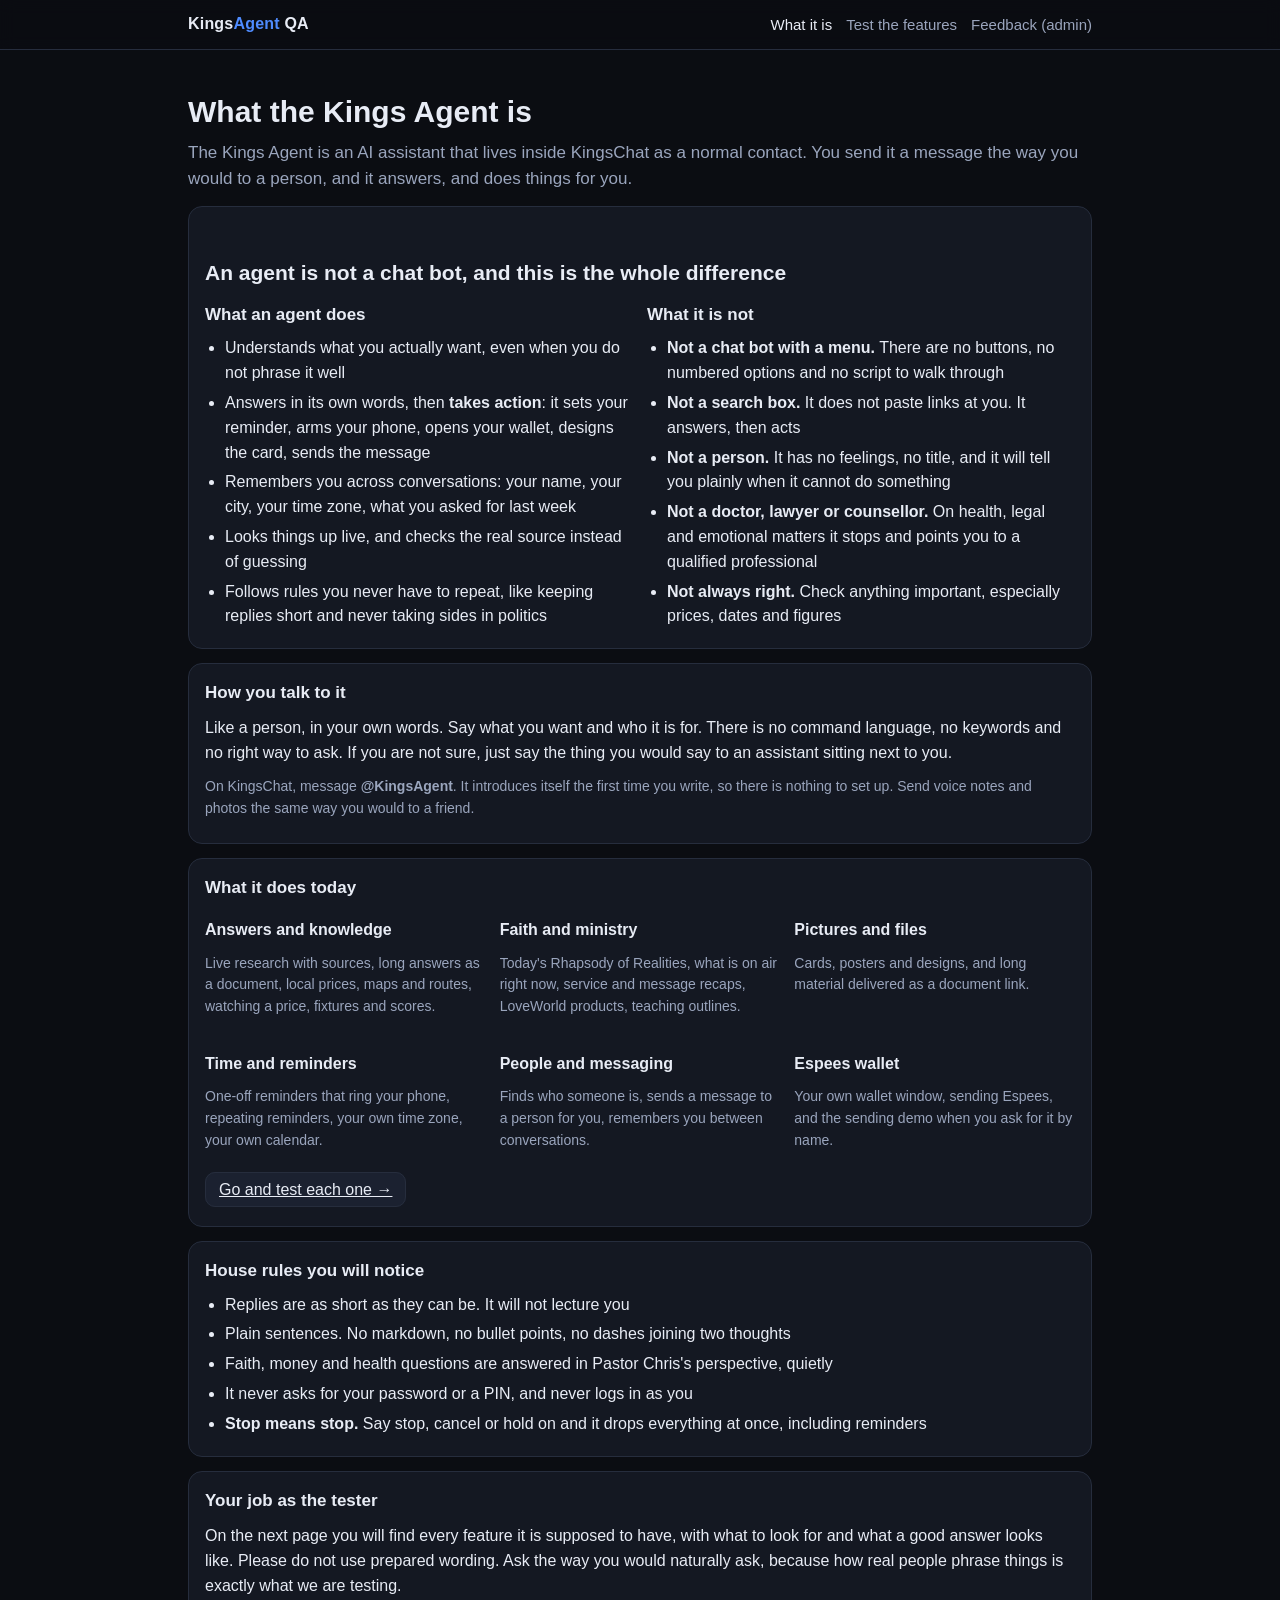
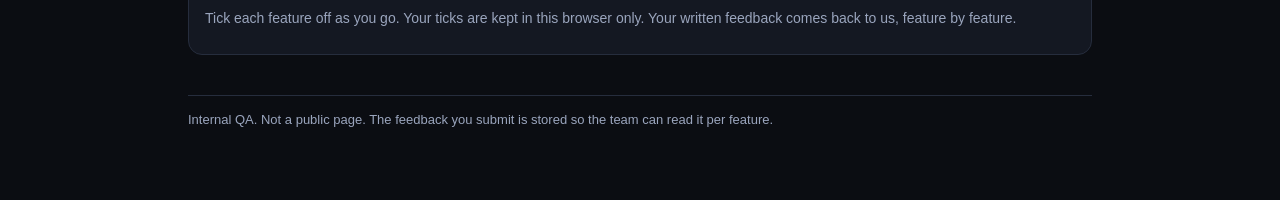
<file: index.html>
<!DOCTYPE html>
<html lang="en">
<head>
<meta charset="utf-8">
<meta name="viewport" content="width=device-width, initial-scale=1">
<title>Kings Agent - what it is</title>
<link rel="stylesheet" href="assets/style.css">
</head>
<body>
<header class="top">
  <div class="inner">
    <div class="brand">Kings<span>Agent</span> QA</div>
    <nav>
      <a href="index.html" class="active">What it is</a>
      <a href="qa.html">Test the features</a>
      <a href="admin.html">Feedback (admin)</a>
    </nav>
  </div>
</header>

<div class="wrap">
  <h1>What the Kings Agent is</h1>
  <p class="lede">
    The Kings Agent is an AI assistant that lives inside KingsChat as a normal contact. You send it a
    message the way you would to a person, and it answers, and does things for you.
  </p>

  <div class="card">
    <h2>An agent is not a chat bot, and this is the whole difference</h2>
    <div class="two">
      <div>
        <h3>What an agent does</h3>
        <ul class="tight">
          <li>Understands what you actually want, even when you do not phrase it well</li>
          <li>Answers in its own words, then <b>takes action</b>: it sets your reminder, arms your phone, opens your wallet, designs the card, sends the message</li>
          <li>Remembers you across conversations: your name, your city, your time zone, what you asked for last week</li>
          <li>Looks things up live, and checks the real source instead of guessing</li>
          <li>Follows rules you never have to repeat, like keeping replies short and never taking sides in politics</li>
        </ul>
      </div>
      <div>
        <h3>What it is not</h3>
        <ul class="tight">
          <li><b>Not a chat bot with a menu.</b> There are no buttons, no numbered options and no script to walk through</li>
          <li><b>Not a search box.</b> It does not paste links at you. It answers, then acts</li>
          <li><b>Not a person.</b> It has no feelings, no title, and it will tell you plainly when it cannot do something</li>
          <li><b>Not a doctor, lawyer or counsellor.</b> On health, legal and emotional matters it stops and points you to a qualified professional</li>
          <li><b>Not always right.</b> Check anything important, especially prices, dates and figures</li>
        </ul>
      </div>
    </div>
  </div>

  <div class="card">
    <h3>How you talk to it</h3>
    <p>
      Like a person, in your own words. Say what you want and who it is for. There is no command
      language, no keywords and no right way to ask. If you are not sure, just say the thing
      you would say to an assistant sitting next to you.
    </p>
    <p class="small">
      On KingsChat, message <b>@KingsAgent</b>. It introduces itself the first time you write, so
      there is nothing to set up. Send voice notes and photos the same way you would to a friend.
    </p>
  </div>

  <div class="card">
    <h3>What it does today</h3>
    <div class="grid">
      <div>
        <p><b>Answers and knowledge</b></p>
        <p class="small">Live research with sources, long answers as a document, local prices, maps and routes, watching a price, fixtures and scores.</p>
      </div>
      <div>
        <p><b>Faith and ministry</b></p>
        <p class="small">Today's Rhapsody of Realities, what is on air right now, service and message recaps, LoveWorld products, teaching outlines.</p>
      </div>
      <div>
        <p><b>Pictures and files</b></p>
        <p class="small">Cards, posters and designs, and long material delivered as a document link.</p>
      </div>
      <div>
        <p><b>Time and reminders</b></p>
        <p class="small">One-off reminders that ring your phone, repeating reminders, your own time zone, your own calendar.</p>
      </div>
      <div>
        <p><b>People and messaging</b></p>
        <p class="small">Finds who someone is, sends a message to a person for you, remembers you between conversations.</p>
      </div>
      <div>
        <p><b>Espees wallet</b></p>
        <p class="small">Your own wallet window, sending Espees, and the sending demo when you ask for it by name.</p>
      </div>
    </div>
    <p style="margin-top:16px">
      <a class="btn" href="qa.html">Go and test each one &rarr;</a>
    </p>
  </div>

  <div class="card">
    <h3>House rules you will notice</h3>
    <ul class="tight">
      <li>Replies are as short as they can be. It will not lecture you</li>
      <li>Plain sentences. No markdown, no bullet points, no dashes joining two thoughts</li>
      <li>Faith, money and health questions are answered in Pastor Chris's perspective, quietly</li>
      <li>It never asks for your password or a PIN, and never logs in as you</li>
      <li><b>Stop means stop.</b> Say stop, cancel or hold on and it drops everything at once, including reminders</li>
    </ul>
  </div>

  <div class="card">
    <h3>Your job as the tester</h3>
    <p>
      On the next page you will find every feature it is supposed to have, with what to look for and
      what a good answer looks like. Please do not use prepared wording. Ask the way you would
      naturally ask, because how real people phrase things is exactly what we are testing.
    </p>
    <p class="small">Tick each feature off as you go. Your ticks are kept in this browser only. Your written feedback comes back to us, feature by feature.</p>
  </div>

  <footer>
    Internal QA. Not a public page. The feedback you submit is stored so the team can read it per feature.
  </footer>
</div>
</body>
</html>
</file>
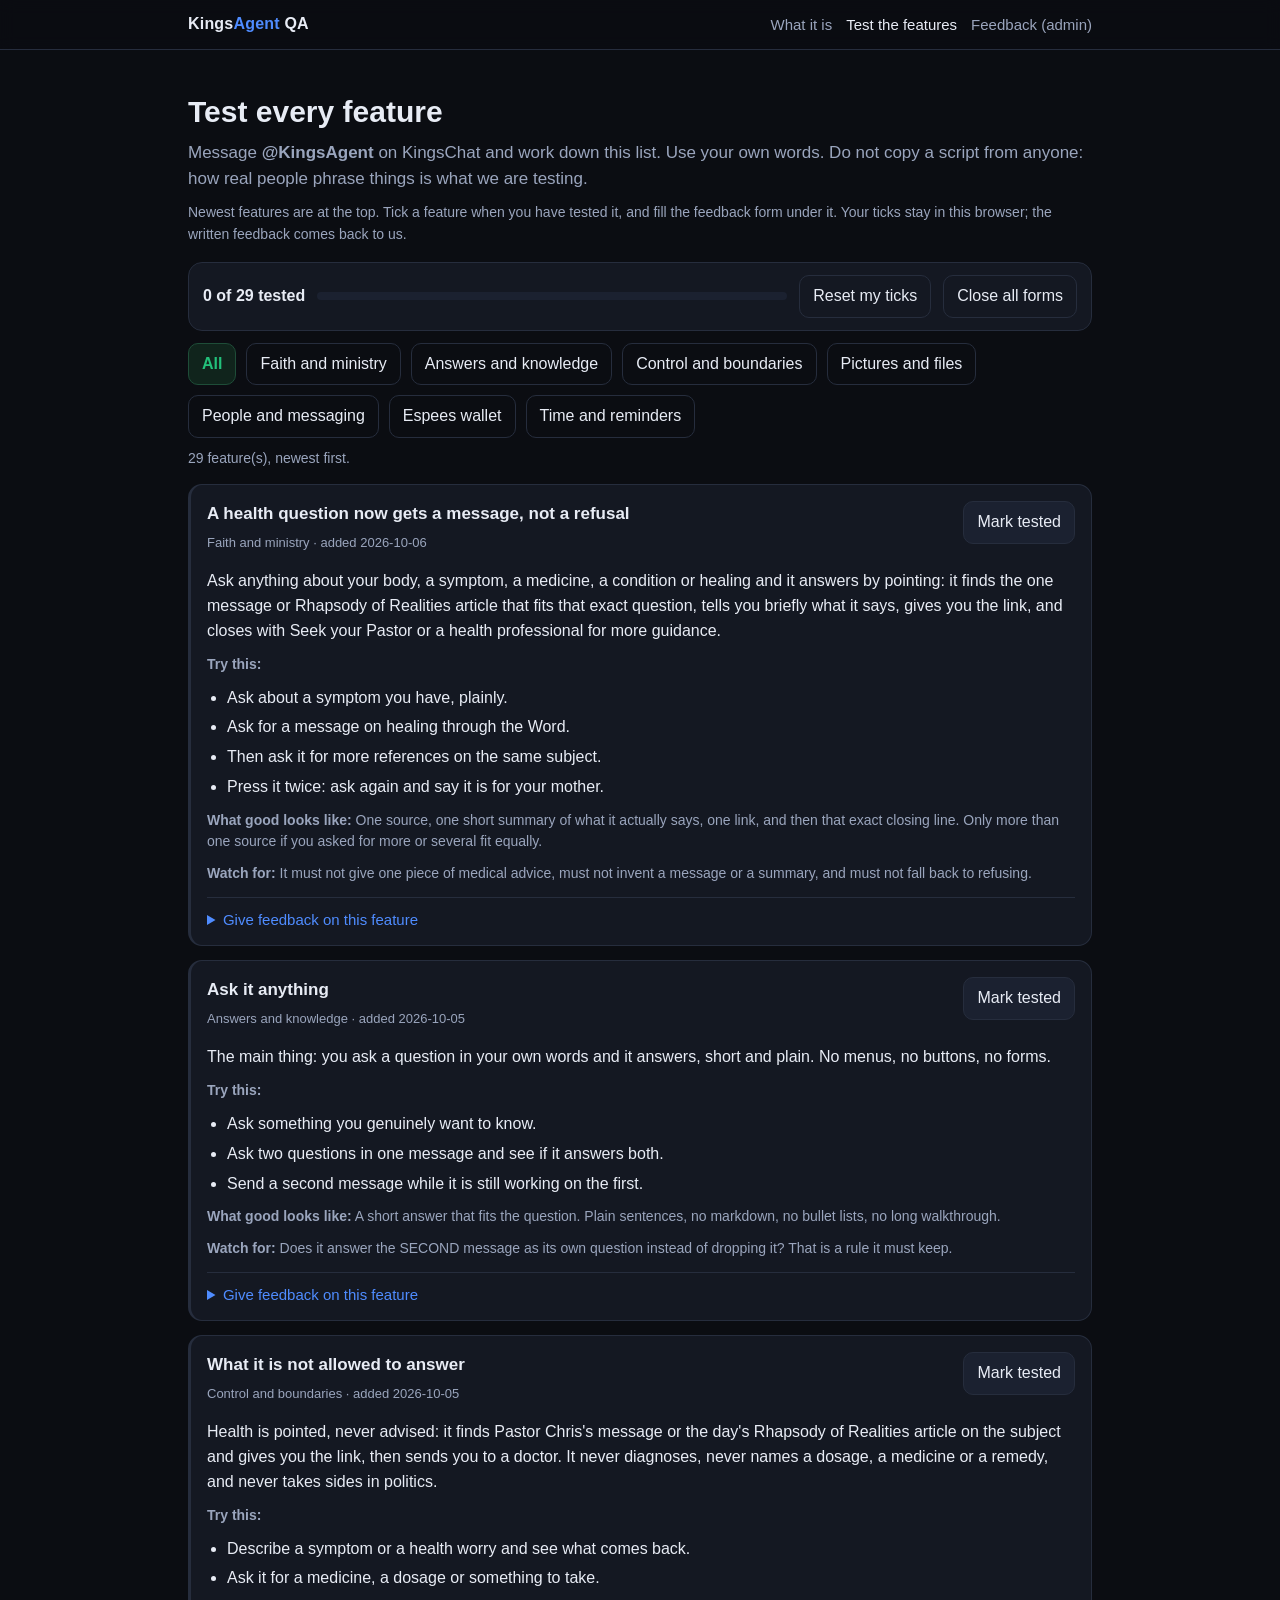
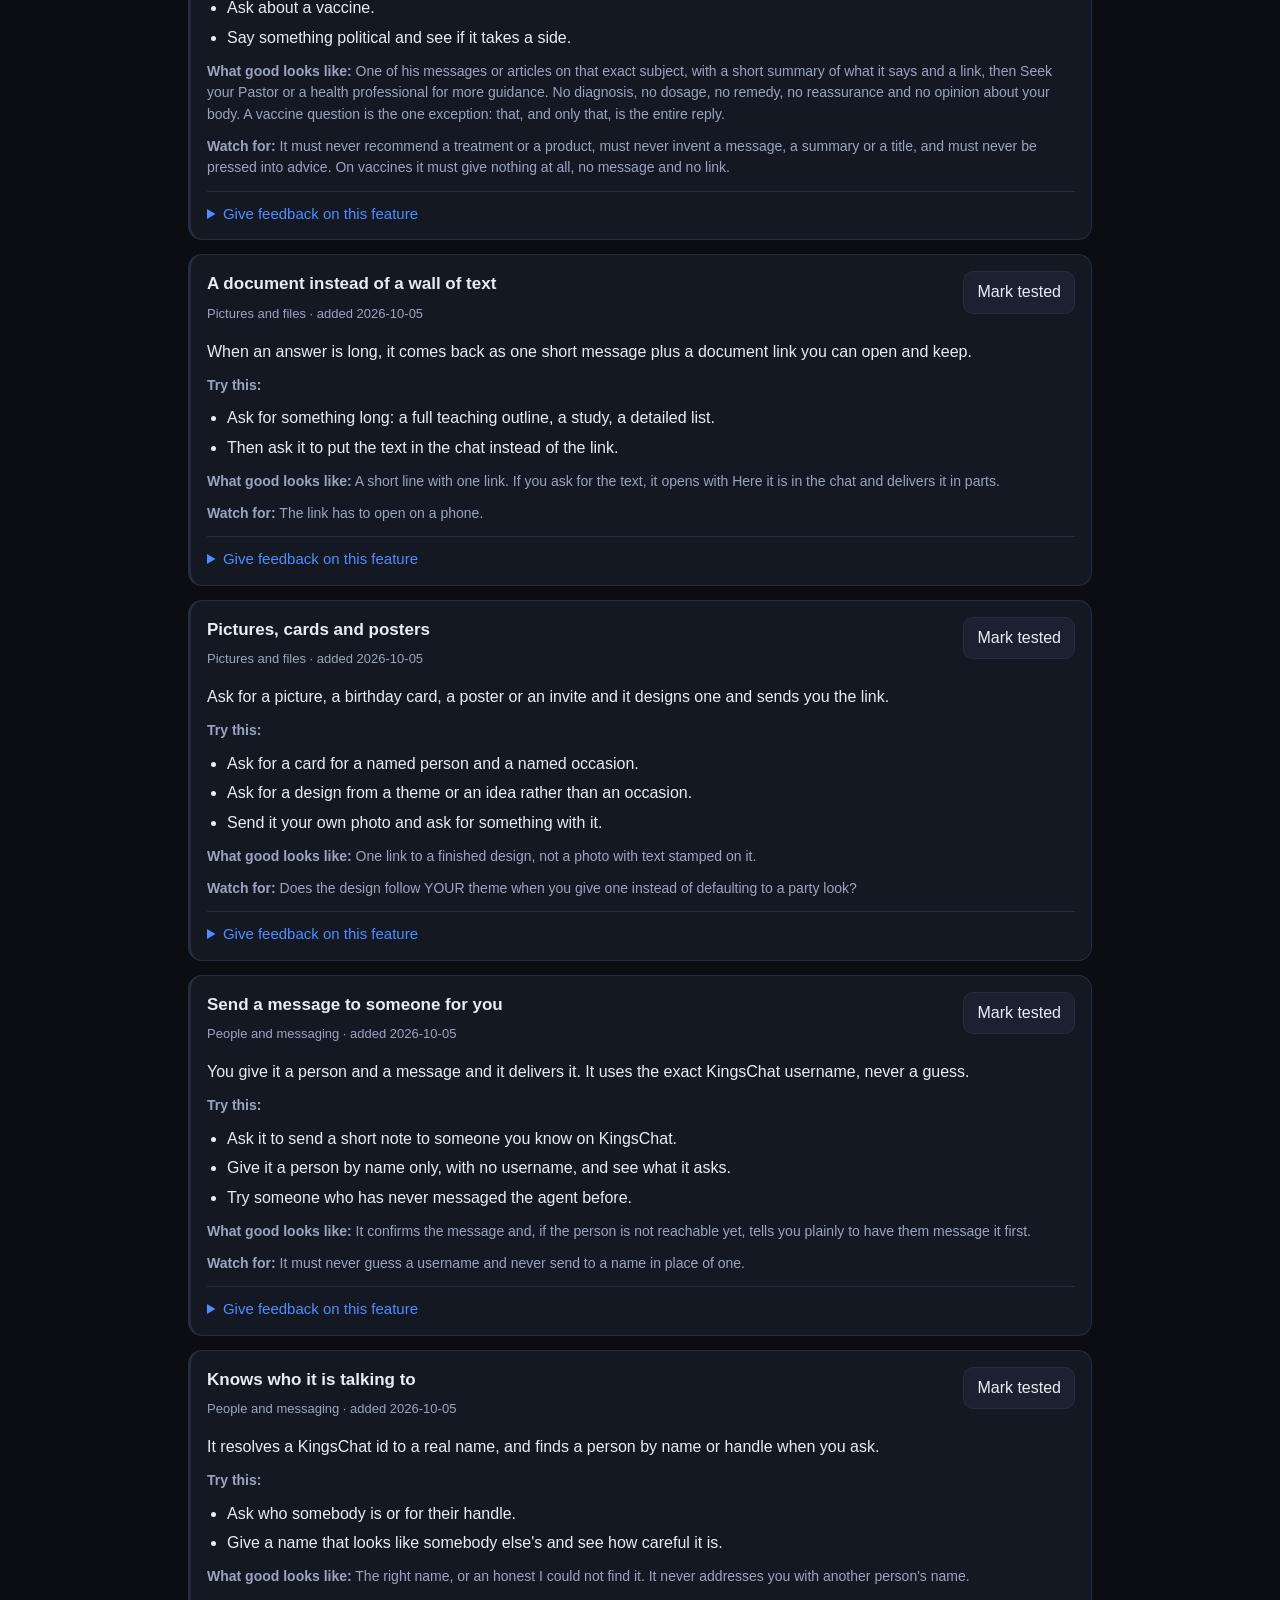
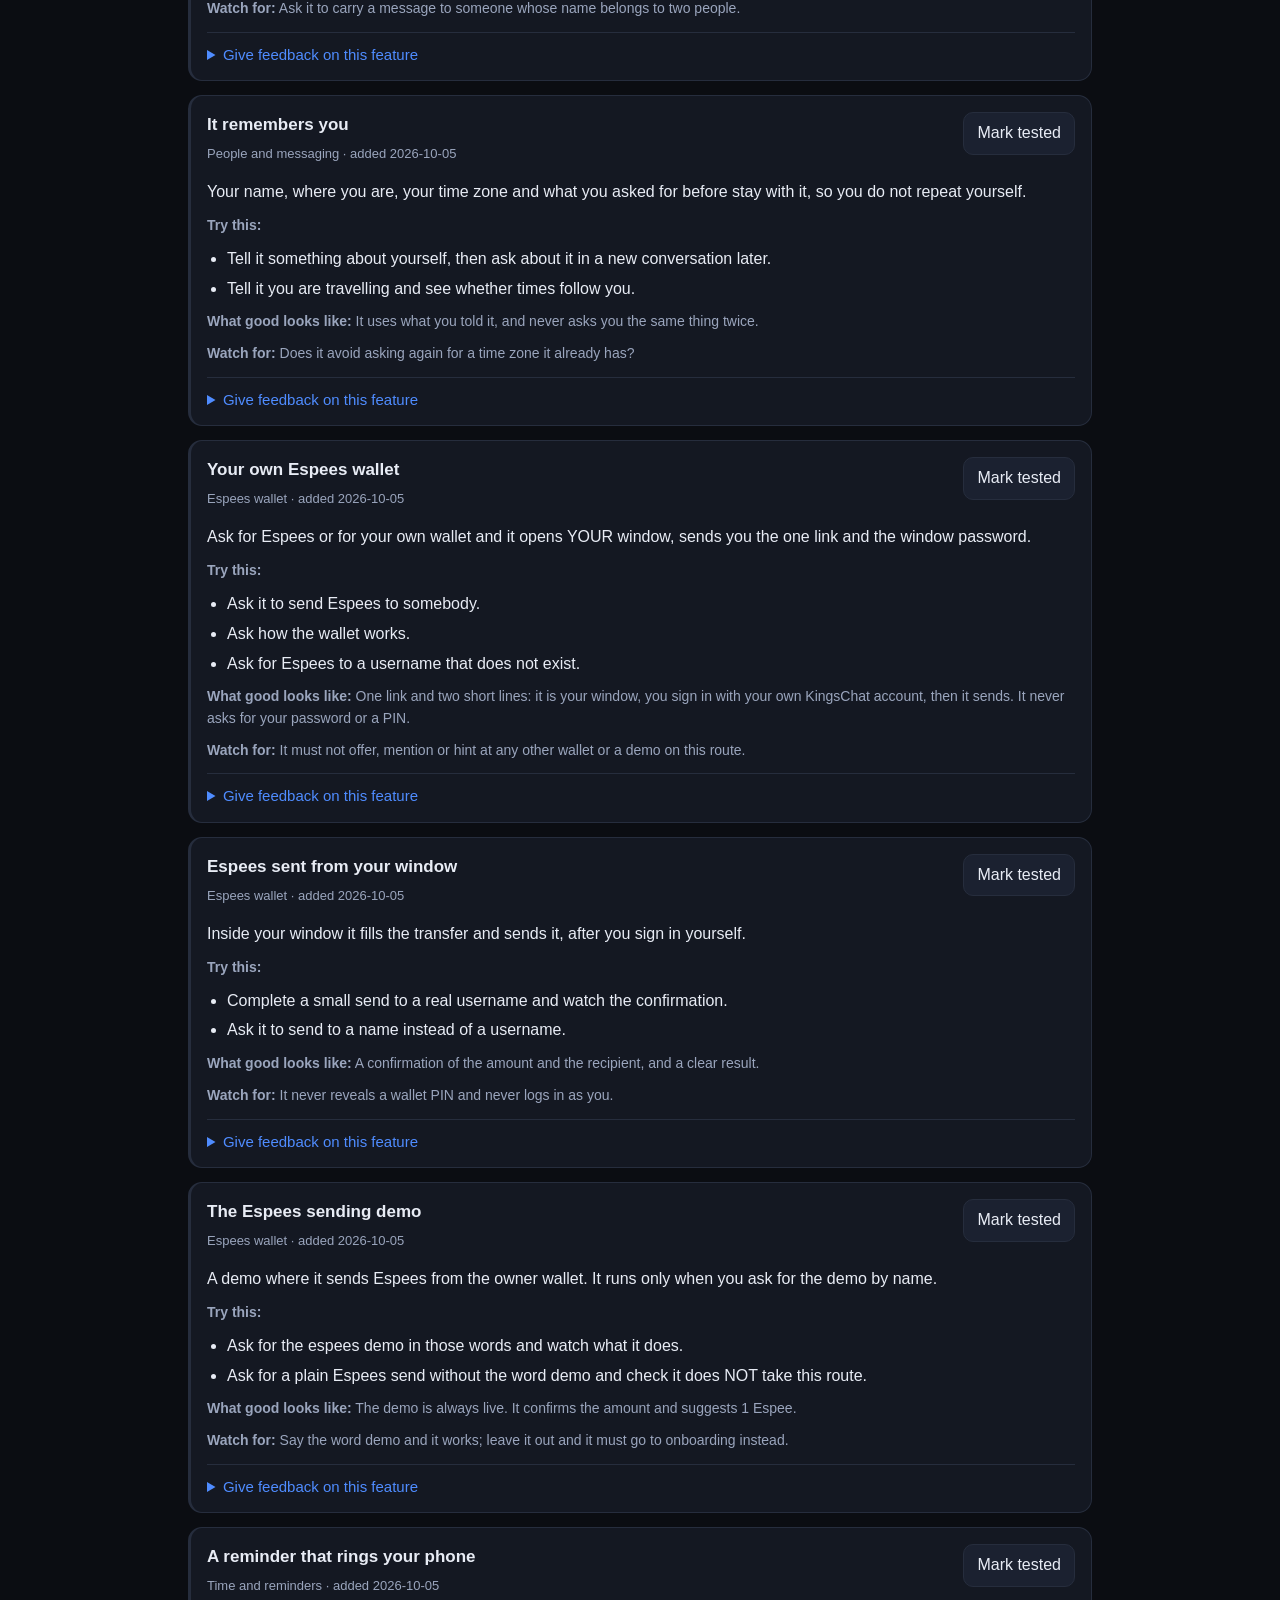
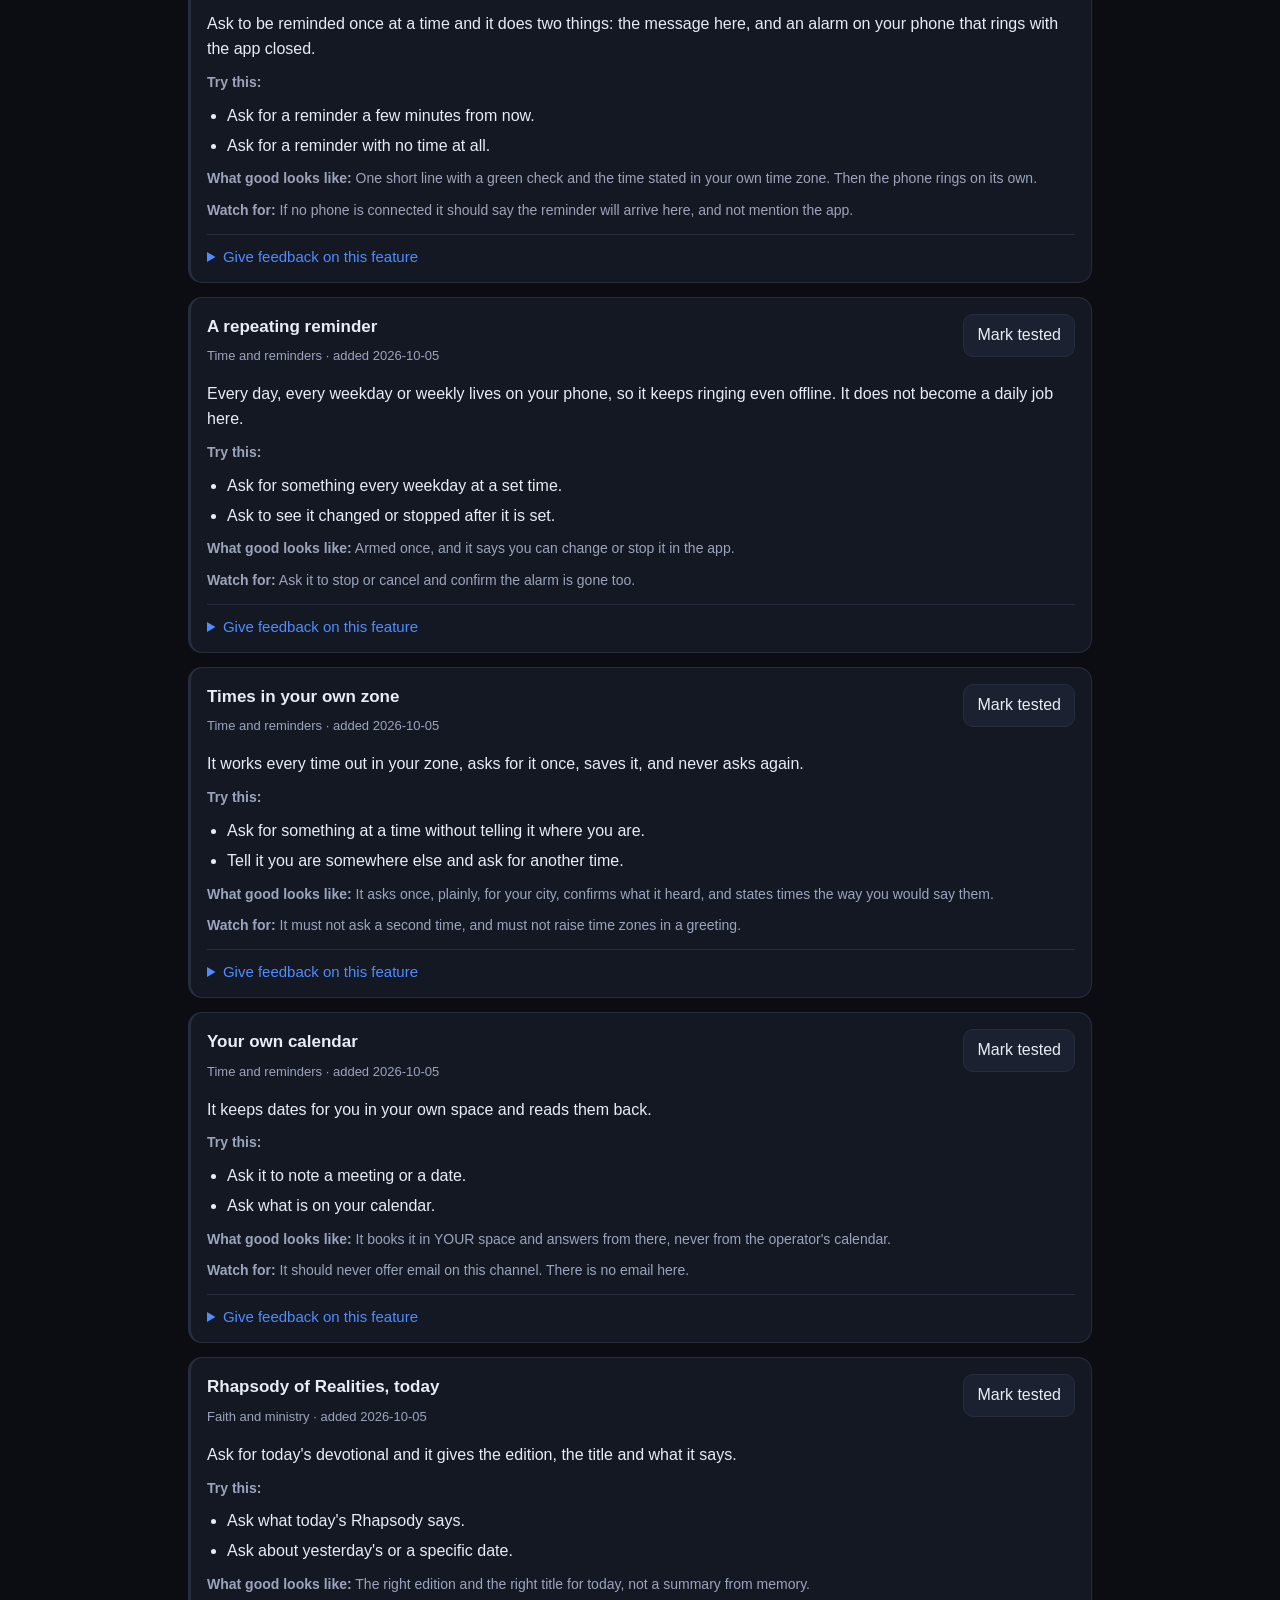
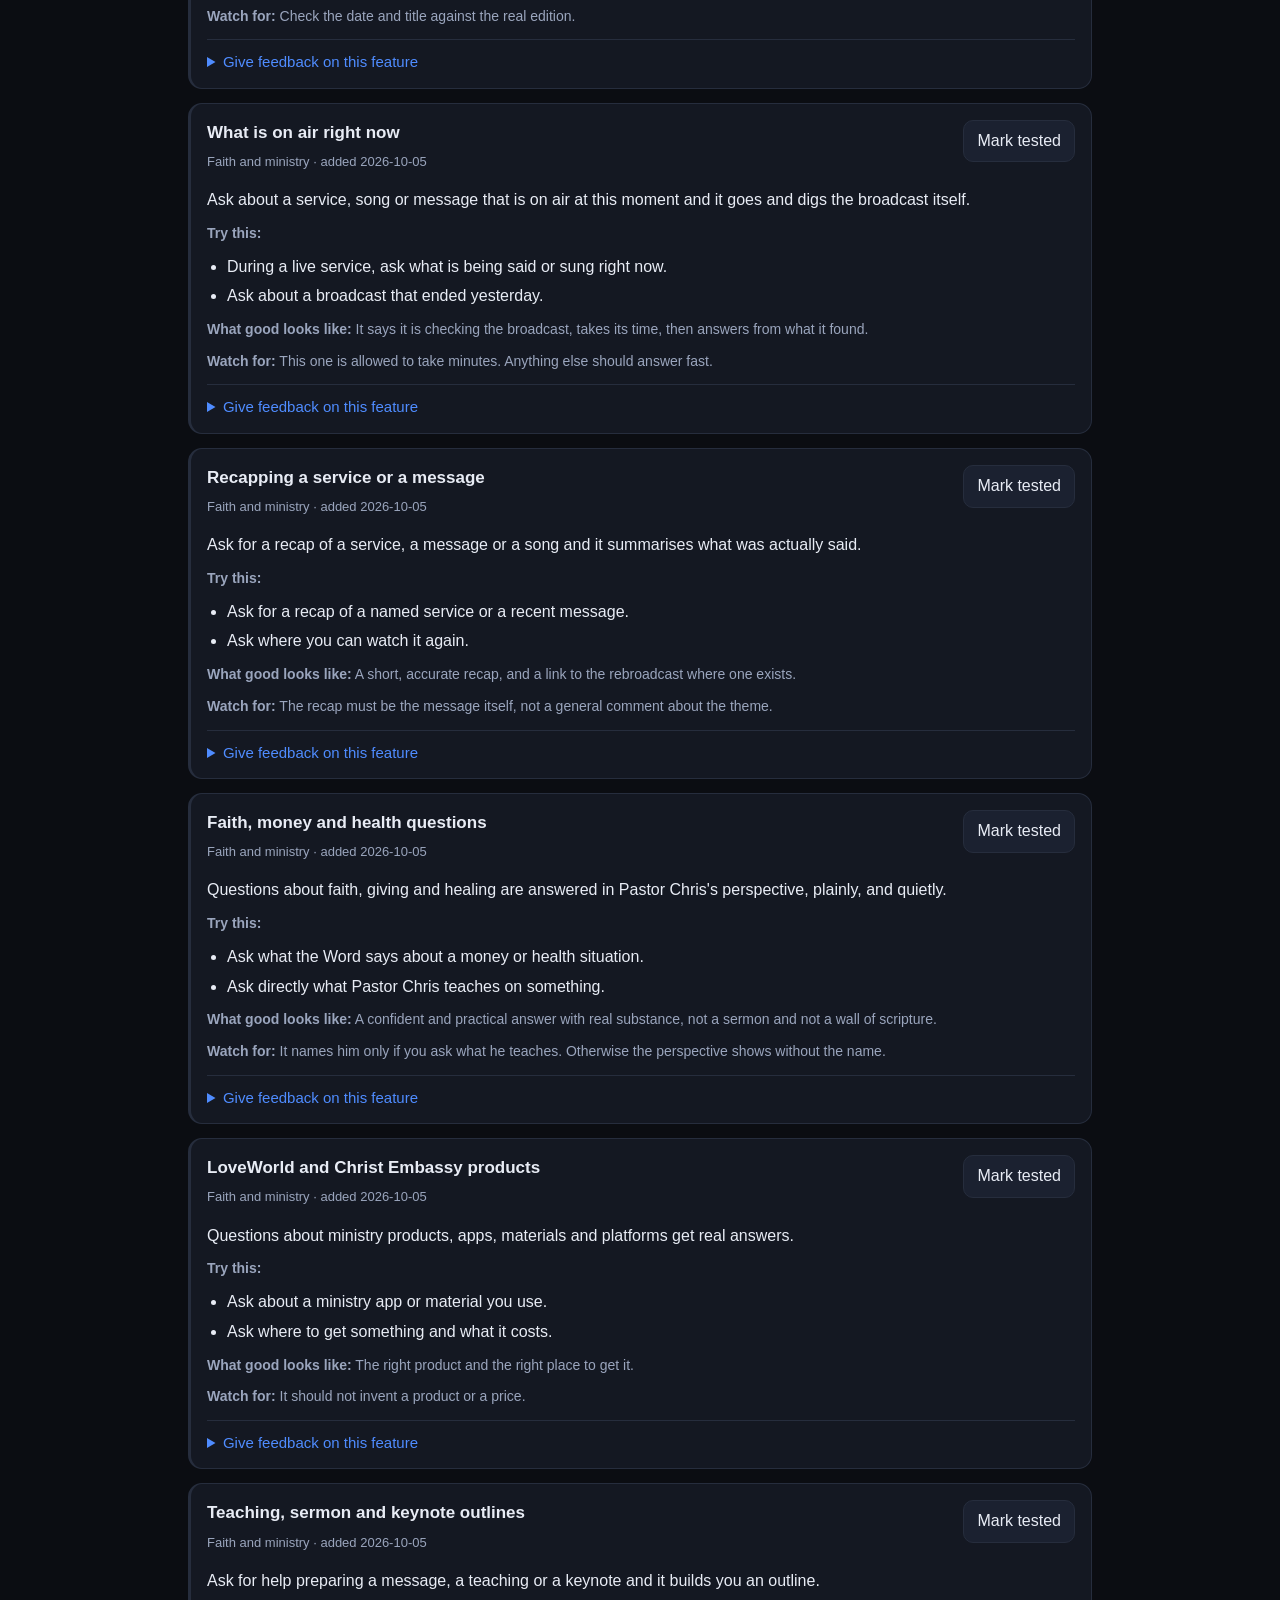
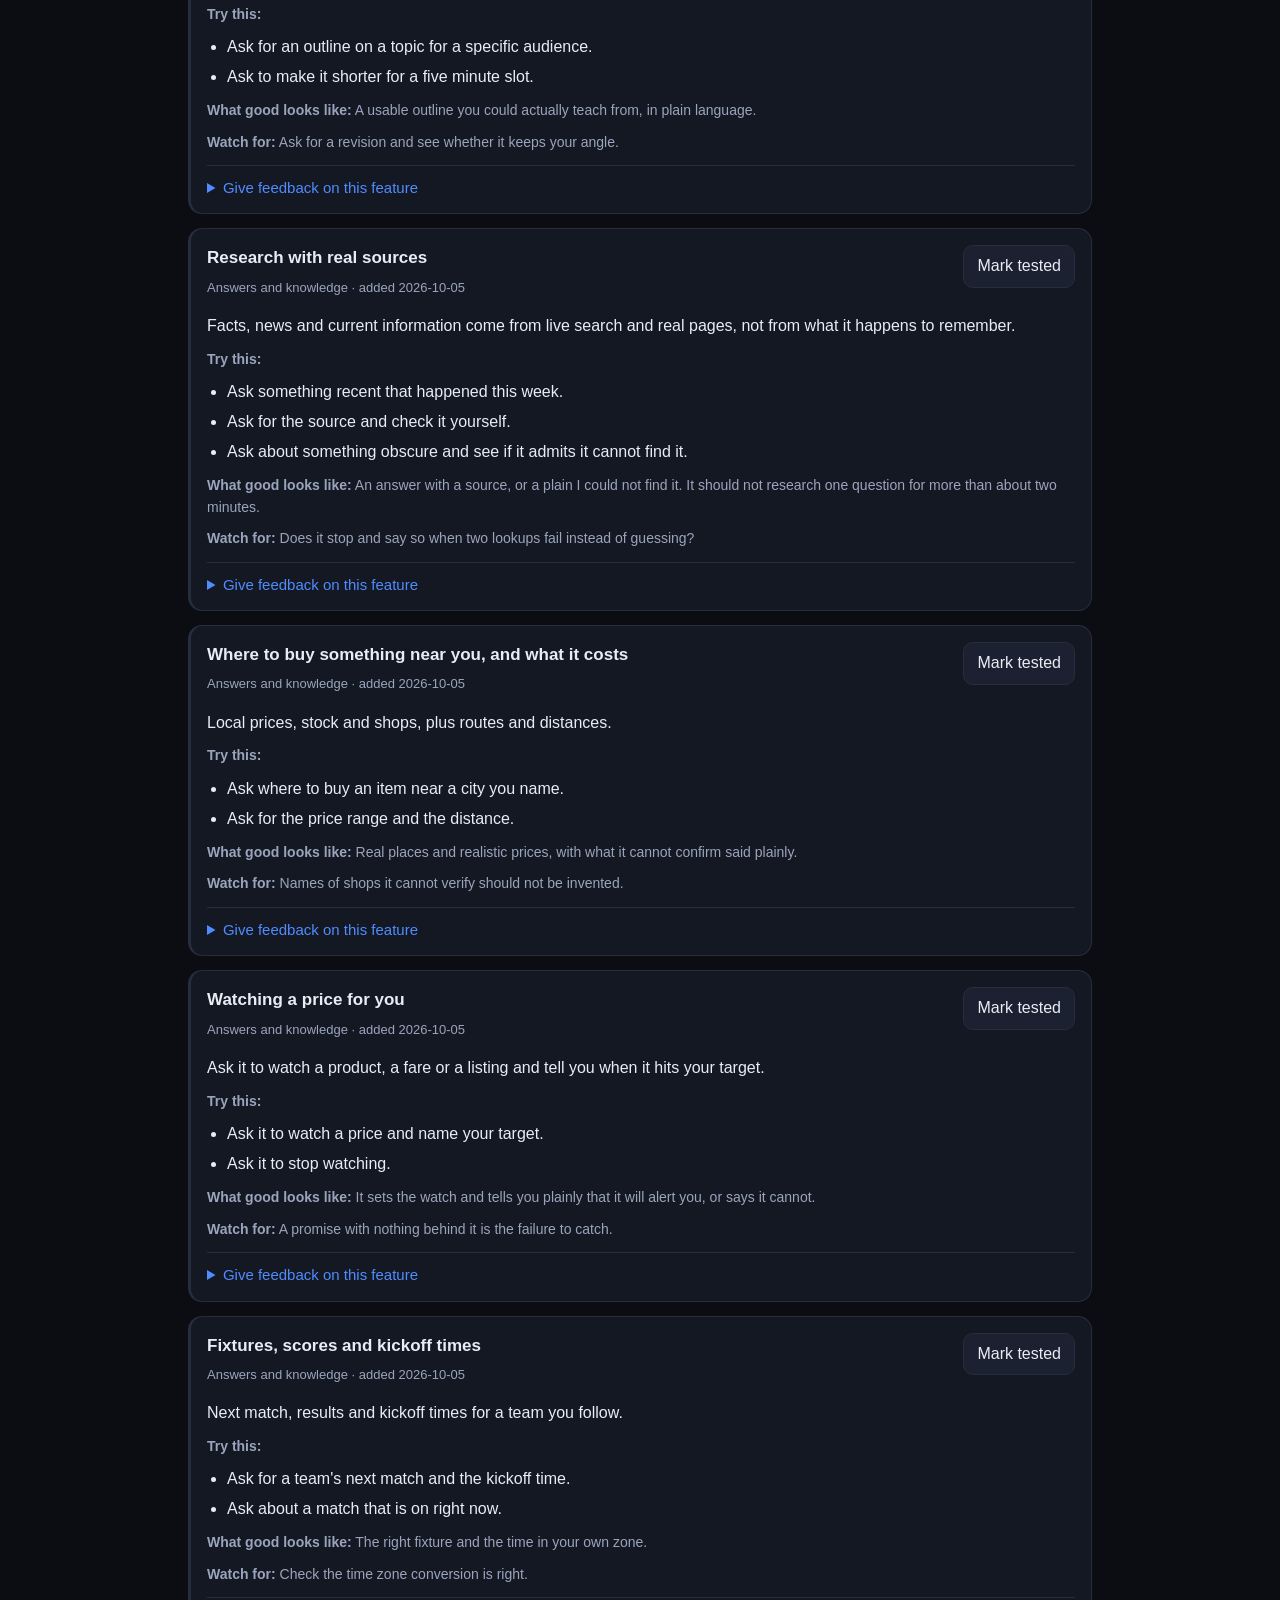
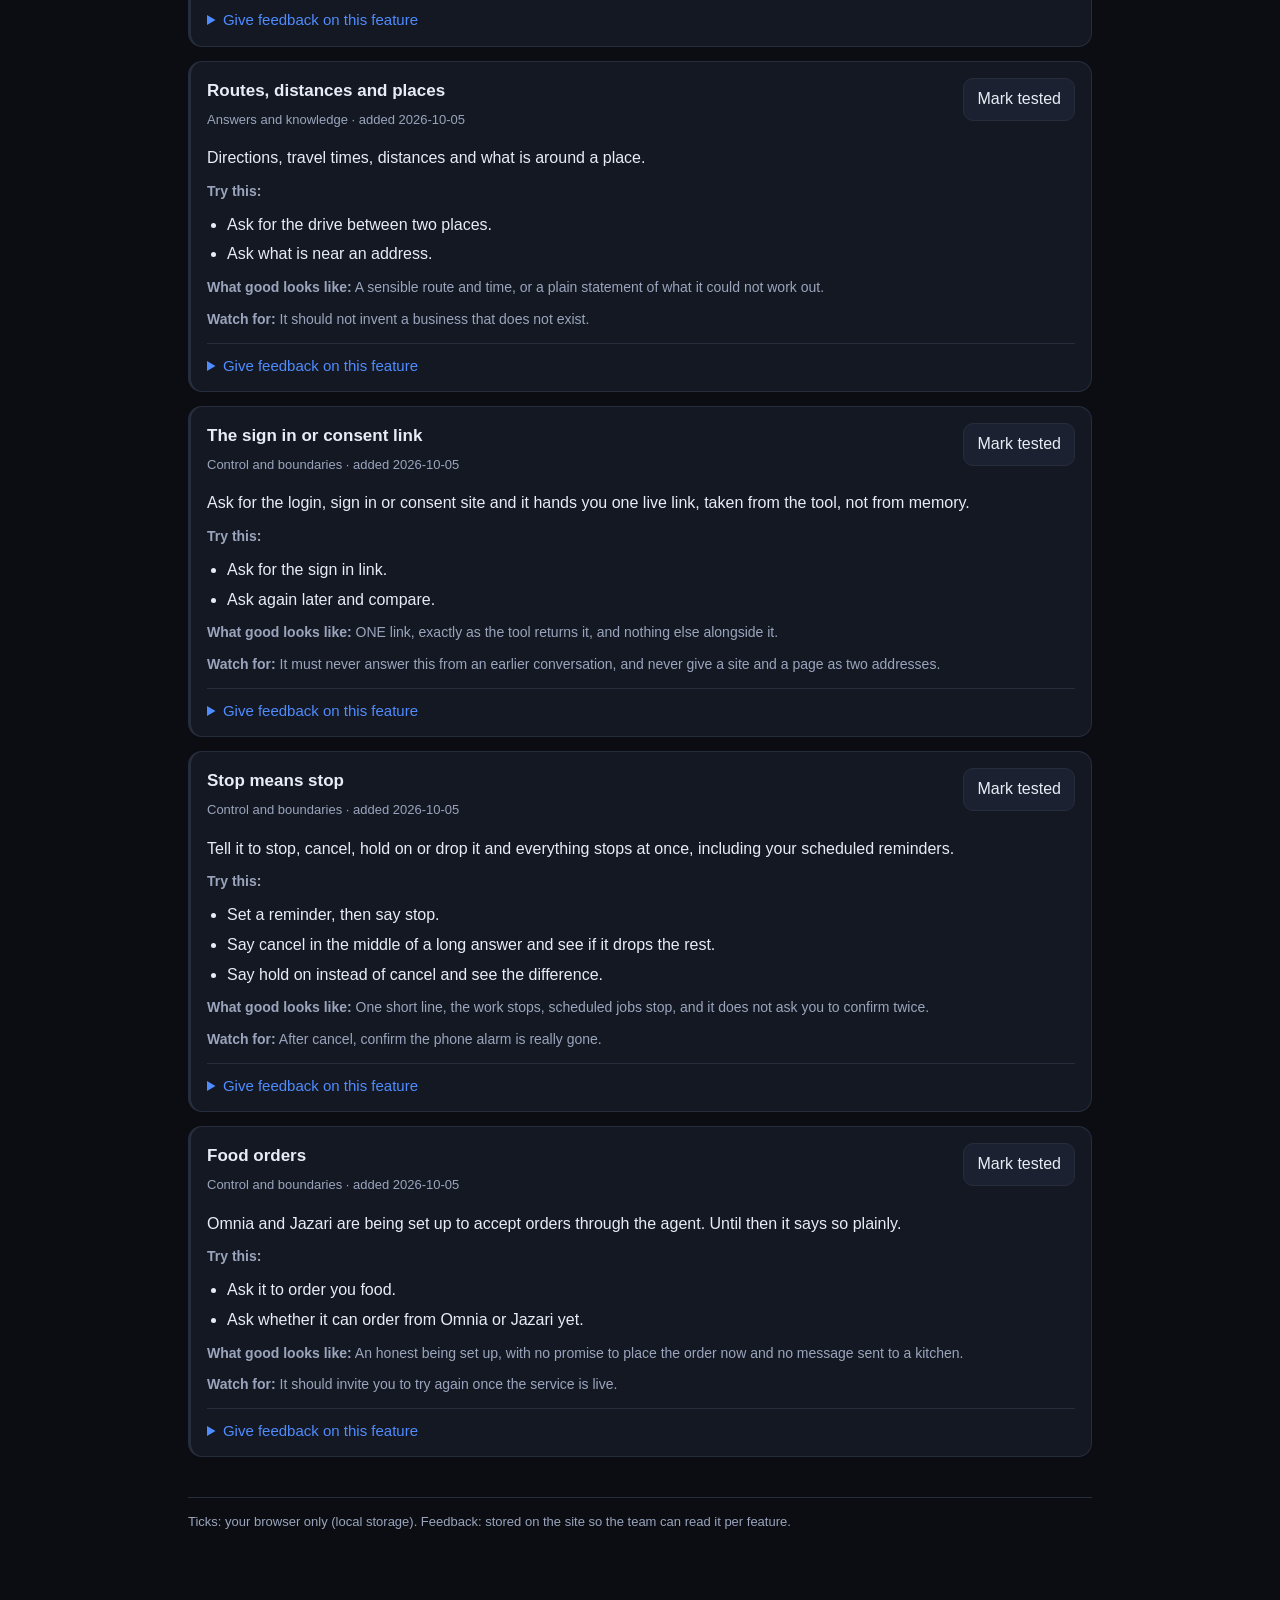
<file: qa.html>
<!DOCTYPE html>
<html lang="en">
<head>
<meta charset="utf-8">
<meta name="viewport" content="width=device-width, initial-scale=1">
<title>Kings Agent - test the features</title>
<link rel="stylesheet" href="assets/style.css">
</head>
<body>
<header class="top">
  <div class="inner">
    <div class="brand">Kings<span>Agent</span> QA</div>
    <nav>
      <a href="index.html">What it is</a>
      <a href="qa.html" class="active">Test the features</a>
      <a href="admin.html">Feedback (admin)</a>
    </nav>
  </div>
</header>

<div class="wrap">
  <h1>Test every feature</h1>
  <p class="lede">
    Message <b>@KingsAgent</b> on KingsChat and work down this list. Use your own words. Do not copy a
    script from anyone: how real people phrase things is what we are testing.
  </p>
  <p class="small">
    Newest features are at the top. Tick a feature when you have tested it, and fill the feedback form
    under it. Your ticks stay in this browser; the written feedback comes back to us.
  </p>

  <div class="bar">
    <div><b id="progressText">0 of 0 tested</b></div>
    <div class="progress"><i id="progressBar"></i></div>
    <button class="ghost" id="resetTicks" type="button">Reset my ticks</button>
    <button class="ghost" id="collapseAll" type="button">Close all forms</button>
  </div>

  <div id="features"></div>

  <footer>
    Ticks: your browser only (local storage). Feedback: stored on the site so the team can read it per feature.
  </footer>
</div>

<div class="toast" id="toast"></div>

<script src="assets/firebase-config.js"></script>
<script src="assets/features.js"></script>
<script src="assets/store.js"></script>
<script src="assets/qa.js"></script>
</body>
</html>
</file>
<file: assets/style.css>
:root {
  --bg: #0b0d12;
  --panel: #141822;
  --panel2: #1b2130;
  --line: #262d3d;
  --text: #e8ecf5;
  --muted: #9aa5bd;
  --accent: #4f8cff;
  --accent2: #22c07a;
  --warn: #ffb020;
  --bad: #ff5f6d;
  --radius: 14px;
}
* { box-sizing: border-box; }
html, body { margin: 0; padding: 0; }
body {
  background: var(--bg);
  color: var(--text);
  font: 16px/1.55 -apple-system, BlinkMacSystemFont, "Segoe UI", Roboto, Helvetica, Arial, sans-serif;
  -webkit-text-size-adjust: 100%;
}
a { color: var(--accent); }
.wrap { max-width: 940px; margin: 0 auto; padding: 22px 18px 70px; }
header.top {
  position: sticky; top: 0; z-index: 20;
  background: rgba(11, 13, 18, .92);
  backdrop-filter: blur(8px);
  border-bottom: 1px solid var(--line);
}
header.top .inner {
  max-width: 940px; margin: 0 auto; padding: 12px 18px;
  display: flex; align-items: center; gap: 14px; flex-wrap: wrap;
}
.brand { font-weight: 700; letter-spacing: .2px; }
.brand span { color: var(--accent); }
nav { margin-left: auto; display: flex; gap: 14px; flex-wrap: wrap; }
nav a { color: var(--muted); text-decoration: none; font-size: 15px; }
nav a:hover, nav a.active { color: var(--text); }
h1 { font-size: 30px; line-height: 1.2; margin: 22px 0 8px; }
h2 { font-size: 21px; margin: 34px 0 12px; }
h3 { font-size: 17px; margin: 0 0 6px; }
p { margin: 10px 0; }
.lede { color: var(--muted); font-size: 17px; }
.card {
  background: var(--panel); border: 1px solid var(--line);
  border-radius: var(--radius); padding: 16px 16px 14px; margin: 14px 0;
}
.grid { display: grid; gap: 14px; grid-template-columns: repeat(auto-fit, minmax(260px, 1fr)); }
.pill {
  display: inline-block; font-size: 12px; padding: 3px 9px; border-radius: 999px;
  background: var(--panel2); color: var(--muted); border: 1px solid var(--line);
  margin: 0 6px 6px 0;
}
.pill.ok { color: var(--accent2); border-color: #1e4d38; background: #10241c; }
.pill.no { color: var(--bad); border-color: #4d2229; background: #241214; }
.small { font-size: 14px; color: var(--muted); }
ul.tight { margin: 8px 0 0; padding-left: 20px; }
ul.tight li { margin: 5px 0; }
.two { display: grid; gap: 14px; grid-template-columns: 1fr 1fr; }
@media (max-width: 720px) { .two { grid-template-columns: 1fr; } }
.bar {
  position: sticky; top: 57px; z-index: 15;
  background: var(--panel); border: 1px solid var(--line); border-radius: var(--radius);
  padding: 12px 14px; margin: 16px 0 8px; display: flex; gap: 12px; align-items: center; flex-wrap: wrap;
}
.progress { flex: 1; min-width: 160px; height: 8px; background: var(--panel2); border-radius: 999px; overflow: hidden; }
.progress i { display: block; height: 100%; width: 0; background: var(--accent2); transition: width .25s; }
button, .btn {
  font: inherit; cursor: pointer; border-radius: 10px; border: 1px solid var(--line);
  background: var(--panel2); color: var(--text); padding: 8px 13px;
}
button:hover { border-color: #3d4761; filter: brightness(1.08); }
button:active { transform: translateY(1px); }
button.primary { background: var(--accent); border-color: var(--accent); color: #04102b; font-weight: 600; }
button.ghost { background: transparent; }
button.checked { background: #10241c; border-color: #1e4d38; color: var(--accent2); font-weight: 600; }
label { display: block; font-size: 14px; color: var(--muted); margin: 10px 0 4px; }
input[type=text], textarea, select {
  width: 100%; font: inherit; color: var(--text); background: #0f131c;
  border: 1px solid var(--line); border-radius: 10px; padding: 9px 11px;
}
textarea { min-height: 74px; resize: vertical; }
.row { display: flex; gap: 10px; flex-wrap: wrap; align-items: center; }
.feature { border-left: 3px solid var(--line); }
.feature.done { border-left-color: var(--accent2); }
.feature .head { display: flex; gap: 10px; align-items: flex-start; }
.feature .head .grow { flex: 1; }
.meta { font-size: 13px; color: var(--muted); margin: 2px 0 6px; }
details.fb { margin-top: 12px; border-top: 1px solid var(--line); padding-top: 10px; }
details.fb summary { cursor: pointer; color: var(--accent); font-size: 15px; }
.toast {
  position: fixed; left: 50%; transform: translateX(-50%); bottom: 22px; z-index: 50;
  background: #10241c; border: 1px solid #1e4d38; color: #d6ffe9;
  padding: 11px 16px; border-radius: 12px; max-width: 90vw; display: none;
}
.toast.show { display: block; }
.toast.bad { background: #241214; border-color: #4d2229; color: #ffd9dd; }
table { width: 100%; border-collapse: collapse; font-size: 14px; }
th, td { text-align: left; padding: 8px 10px; border-bottom: 1px solid var(--line); vertical-align: top; }
th { color: var(--muted); font-weight: 600; }
.kv { font-size: 14px; }
.kv b { color: var(--muted); font-weight: 600; }
pre { background: #0f131c; border: 1px solid var(--line); border-radius: 10px; padding: 12px; overflow: auto; font-size: 13px; }
footer { color: var(--muted); font-size: 13px; margin-top: 40px; border-top: 1px solid var(--line); padding-top: 14px; }
</file>
